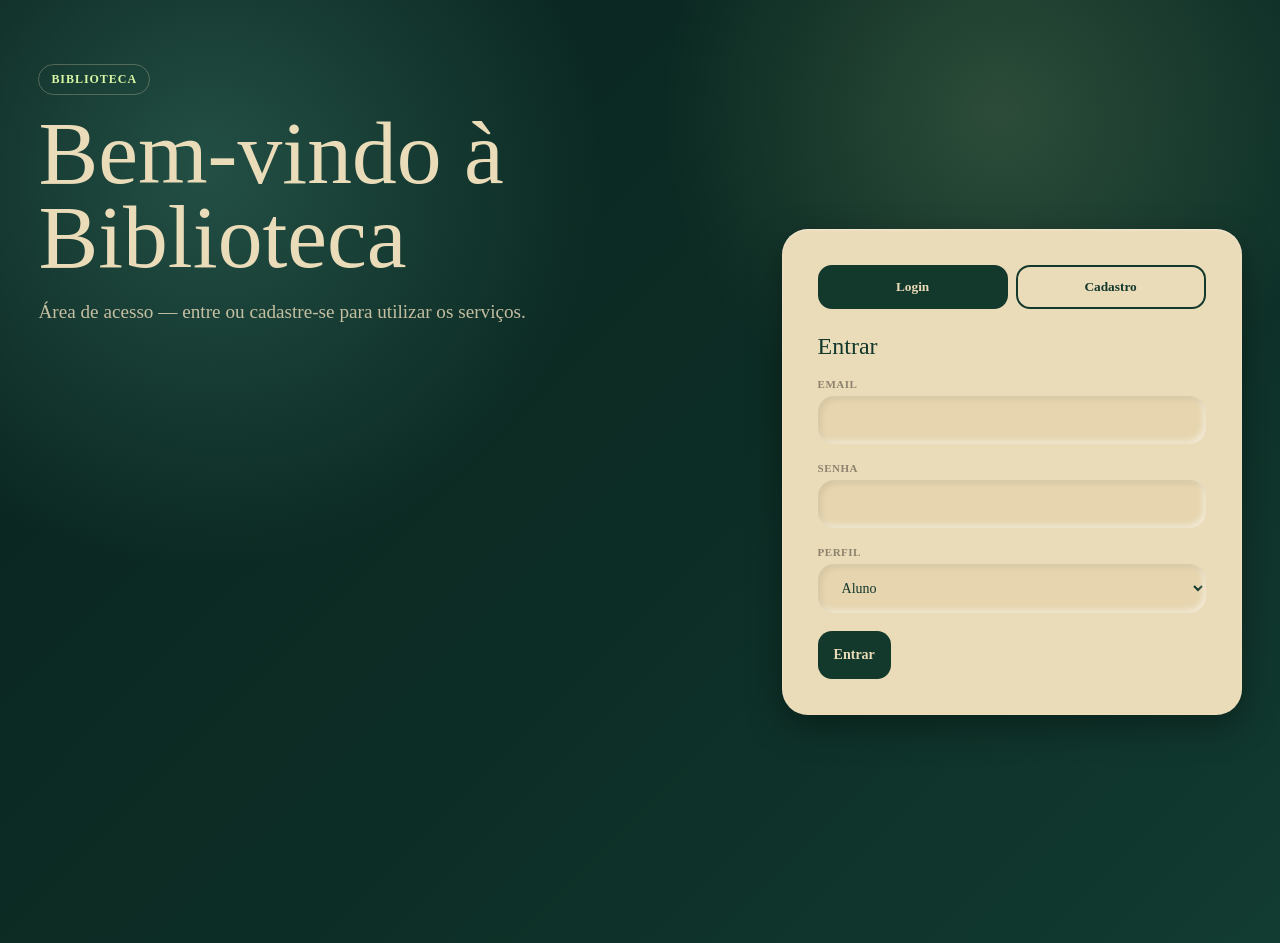
<file: biblioteca/src/main/resources/static/index.html>
<!DOCTYPE html>
<html lang="pt-BR">
<head>
    <meta charset="UTF-8">
    <meta http-equiv="refresh" content="0; url=./login.html">
    <title>Biblioteca</title>
</head>
<body>
    <script>
        window.location.href = "./login.html";
    </script>
</body>
</html>
</file>
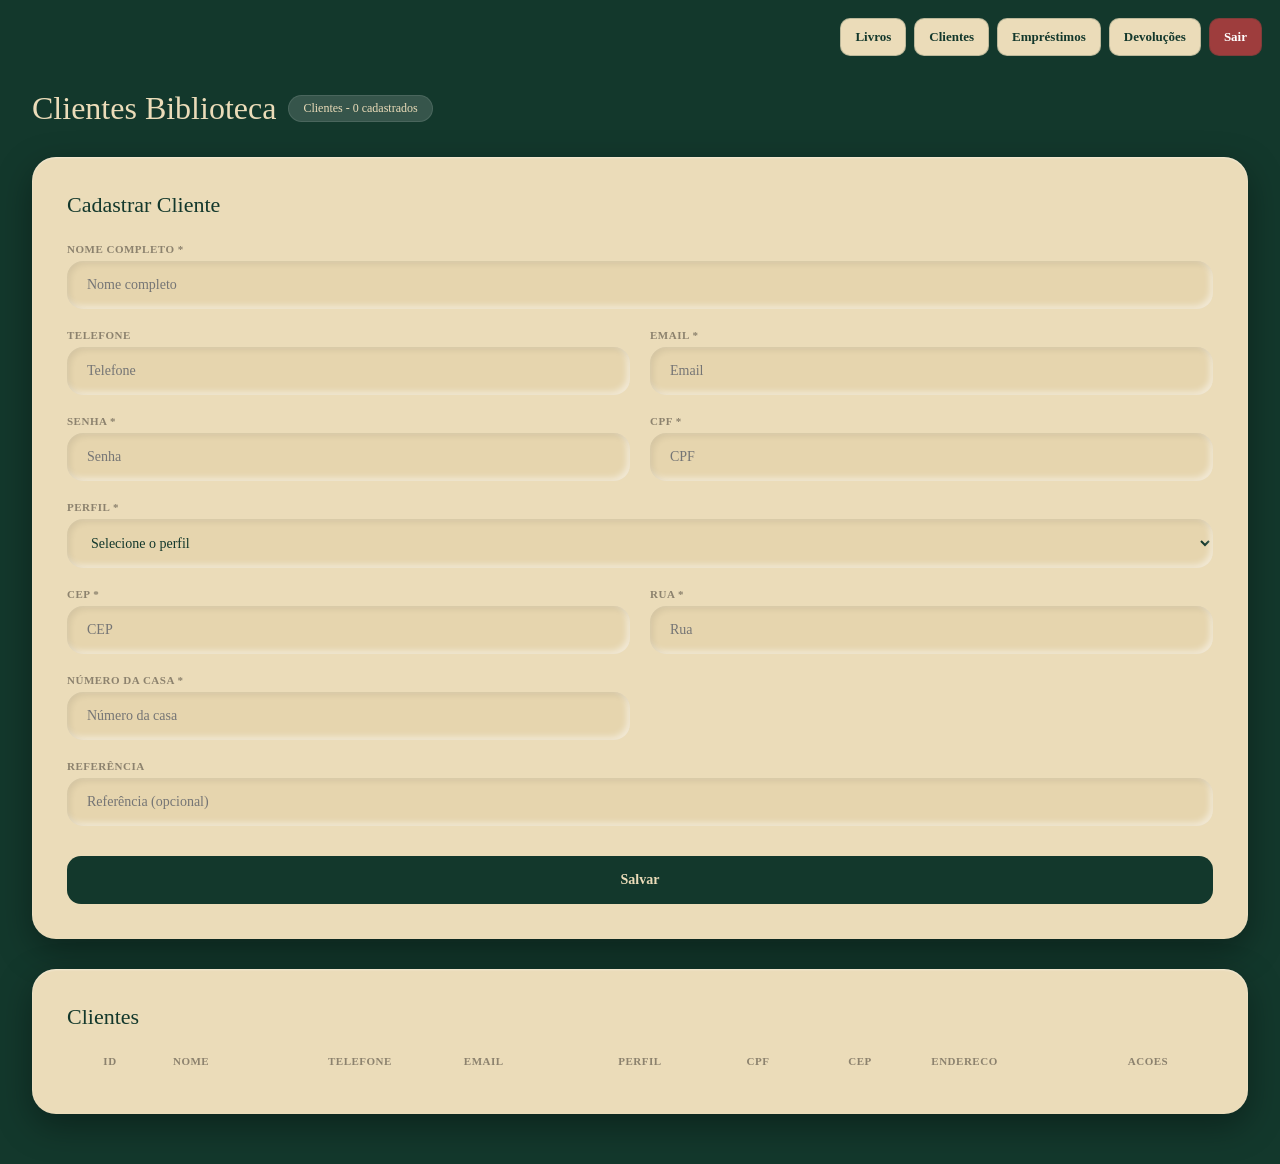
<file: biblioteca/src/main/resources/static/cliente.html>
<!DOCTYPE html>
<html lang="pt-BR">

<head>
    <meta charset="UTF-8">
    <meta name="viewport" content="width=device-width, initial-scale=1.0">
    <title>Clientes Biblioteca</title>
    <link rel="stylesheet" href="./css/cliente.css">
</head>

<body>

    <nav class="top-actions">
        <a href="./livros.html" class="nav-button">Livros</a>
        <a href="./cliente.html" class="nav-button">Clientes</a>
        <a href="./emprestimo.html" class="nav-button">Empréstimos</a>
        <a href="./devolucao.html" class="nav-button">Devoluções</a>
        <a href="./login.html" class="nav-button nav-danger">Sair</a>
        
    </nav>

    <main class="container">
        <!-- Cabecalho da pagina e contador de clientes cadastrados -->
        <div class="title-container">
            <h1 id="titulo-pagina">Clientes Biblioteca</h1>
            <span id="badge-total" class="badge">Clientes - 0 cadastrados</span>
        </div>

        <!-- Cartao exclusivo do aluno com foto e dados pessoais -->
        <section id="perfil-aluno-card" class="card hidden">
            <div class="profile-panel">
                <div id="perfil-aluno-avatar" class="profile-avatar">AL</div>
                <div>
                    <h2 id="perfil-aluno-nome">Meus dados</h2>
                    <p id="perfil-aluno-email">Atualize suas informacoes cadastrais.</p>
                </div>
            </div>
        </section>

        <!-- Formulario de cadastro e edicao de cliente -->
        <section id="form-cliente-card" class="card">
            <h2 id="titulo-form">Cadastrar Cliente</h2>
            <form id="form-cliente" class="form-grid">
                <input type="hidden" id="cliente-id">

                <div class="input-group full-width">
                    <label for="nome-completo">Nome completo *</label>
                    <input type="text" id="nome-completo" placeholder="Nome completo" required>
                </div>

                <div class="input-group">
                    <label for="telefone">Telefone</label>
                    <input type="text" id="telefone" placeholder="Telefone">
                </div>

                <div class="input-group">
                    <label for="email">Email *</label>
                    <input type="email" id="email" placeholder="Email" required>
                </div>

                <div class="input-group">
                    <label for="senha">Senha *</label>
                    <input type="password" id="senha" placeholder="Senha" required>
                </div>

                <div class="input-group">
                    <label for="cpf">CPF *</label>
                    <input type="text" id="cpf" placeholder="CPF" required>
                </div>

                <div class="input-group full-width">
                    <label for="perfil">Perfil *</label>
                    <select id="perfil" required>
                        <option value="">Selecione o perfil</option>
                        <option value="ALUNO">Aluno</option>
                        <option value="BIBLIOTECARIO">Bibliotecário</option>
                    </select>
                </div>

                <div class="input-group">
                    <label for="cep">CEP *</label>
                    <input type="text" id="cep" placeholder="CEP" required>
                </div>

                <div class="input-group">
                    <label for="rua">Rua *</label>
                    <input type="text" id="rua" placeholder="Rua" required>
                </div>

                <div class="input-group">
                    <label for="numero-casa">Número da casa *</label>
                    <input type="text" id="numero-casa" placeholder="Número da casa" required>
                </div>

                <div class="input-group full-width">
                    <label for="referencia">Referência</label>
                    <input type="text" id="referencia" placeholder="Referência (opcional)">
                </div>

                <div class="button-container full-width">
                    <button type="submit" id="btn-salvar" class="btn-save">Salvar</button>
                    <button type="button" id="btn-cancelar" class="btn-cancel" onclick="resetarFormulario()"
                        style="display: none;">Cancelar</button>
                </div>
            </form>
        </section>

        <!-- Tabela com os clientes vindos do backend -->
        <section id="lista-clientes-card" class="card">
            <h2>Clientes</h2>
            <div class="table-container">
                <table id="tabela-clientes" class="books-table">
                    <thead>
                        <tr>
                            <th class="text-center">ID</th>
                            <th class="text-left">NOME</th>
                            <th class="text-center">TELEFONE</th>
                            <th class="text-left">EMAIL</th>
                            <th class="text-center">PERFIL</th>
                            <th class="text-center">CPF</th>
                            <th class="text-center">CEP</th>
                            <th class="text-left">ENDERECO</th>
                            <th class="text-center">ACOES</th>
                        </tr>
                    </thead>
                    <tbody>
                    </tbody>
                </table>
            </div>
        </section>
    </main>

    <script src="./js/cliente.js"></script>
    <script src="./js/nav.js"></script>
</body>

</html>
</file>
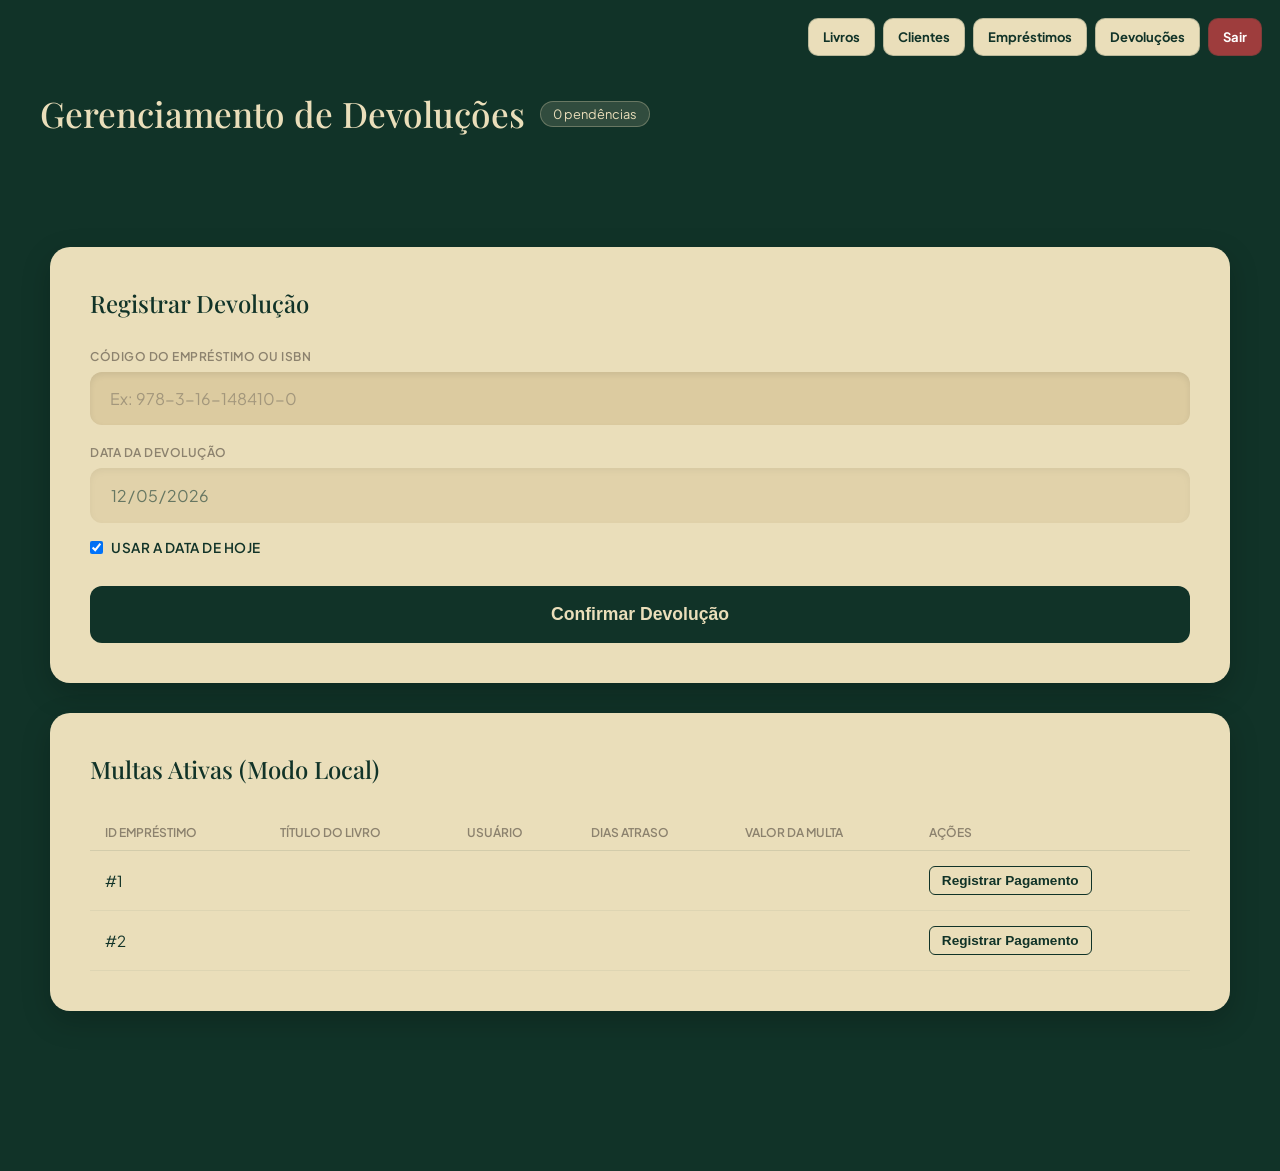
<file: biblioteca/src/main/resources/static/devolucao.html>
<!DOCTYPE html>
<html lang="pt-br">

<head>
    <meta charset="UTF-8">
    <meta name="viewport" content="width=device-width, initial-scale=1.0">
    <title>Devolução</title>
    <link rel="stylesheet" href="./css/devolucao.css">

</head>

<body>



    <nav class="top-actions">
        <a href="./livros.html" class="nav-button">Livros</a>
        <a href="./cliente.html" class="nav-button">Clientes</a>
        <a href="./emprestimo.html" class="nav-button">Empréstimos</a>
        <a href="./devolucao.html" class="nav-button">Devoluções</a>
        <a href="./login.html" class="nav-button nav-danger">Sair</a>
        
    </nav>




    <header class="cabecalho-sistema">
        <div class="titulo-container">
            <h1 class="titulo-principal">Gerenciamento de Devoluções</h1>
            <span class="badge-registros">0 pendências</span>
        </div>
        
    </header>
    
    
    <main class="container-principal">
        <section class="card-estilizado">
            <h2 class="card-titulo">Registrar Devolução</h2>

            <form id="form-devolucao">
                <div class="linha-form linha-unica">
                    <div class="grupo-input">
                        <label for="codigo-livro">CÓDIGO DO EMPRÉSTIMO OU ISBN</label>
                        <input type="text" id="codigo-livro" placeholder="Ex: 978-3-16-148410-0" required>
                    </div>
                </div>

                <div class="linha-form">
                    <div class="grupo-input">
                        <label for="data-devolucao">DATA DA DEVOLUÇÃO</label>
                        <input type="date" id="data-devolucao" required>
                    </div>
                    
                </div>

                <button type="submit" class="btn-acao-principal">Confirmar Devolução</button>
            </form>
        </section>

        <section class="card-estilizado">
            <h2 class="card-titulo">Multas Ativas (Modo Local)</h2>

            <div class="tabela-responsiva">
                <table class="tabela-dados">
                    <thead>
                        <tr>
                            <th>ID EMPRÉSTIMO</th>
                            <th>TÍTULO DO LIVRO</th>
                            <th>USUÁRIO</th>
                            <th>DIAS ATRASO</th>
                            <th>VALOR DA MULTA</th>
                            <th>AÇÕES</th>
                        </tr>
                    </thead>
                    <tbody>
                        <tr>
                            <td>#1</td>
                            <td></td>
                            <td></td>
                            <td></td>
                            <td class="valor-multa"></td>
                            <td><button class="btn-texto">Registrar Pagamento</button></td>
                        </tr>
                        <tr>
                            <td>#2</td>
                            <td></td>
                            <td></td>
                            <td></td>
                            <td class="valor-multa"></td>
                            <td><button class="btn-texto">Registrar Pagamento</button></td>
                        </tr>
                    </tbody>
                </table>
            </div>
        </section>
    </main>

    <script src="./js/devolucao.js"></script>
</body>

</html>
</file>
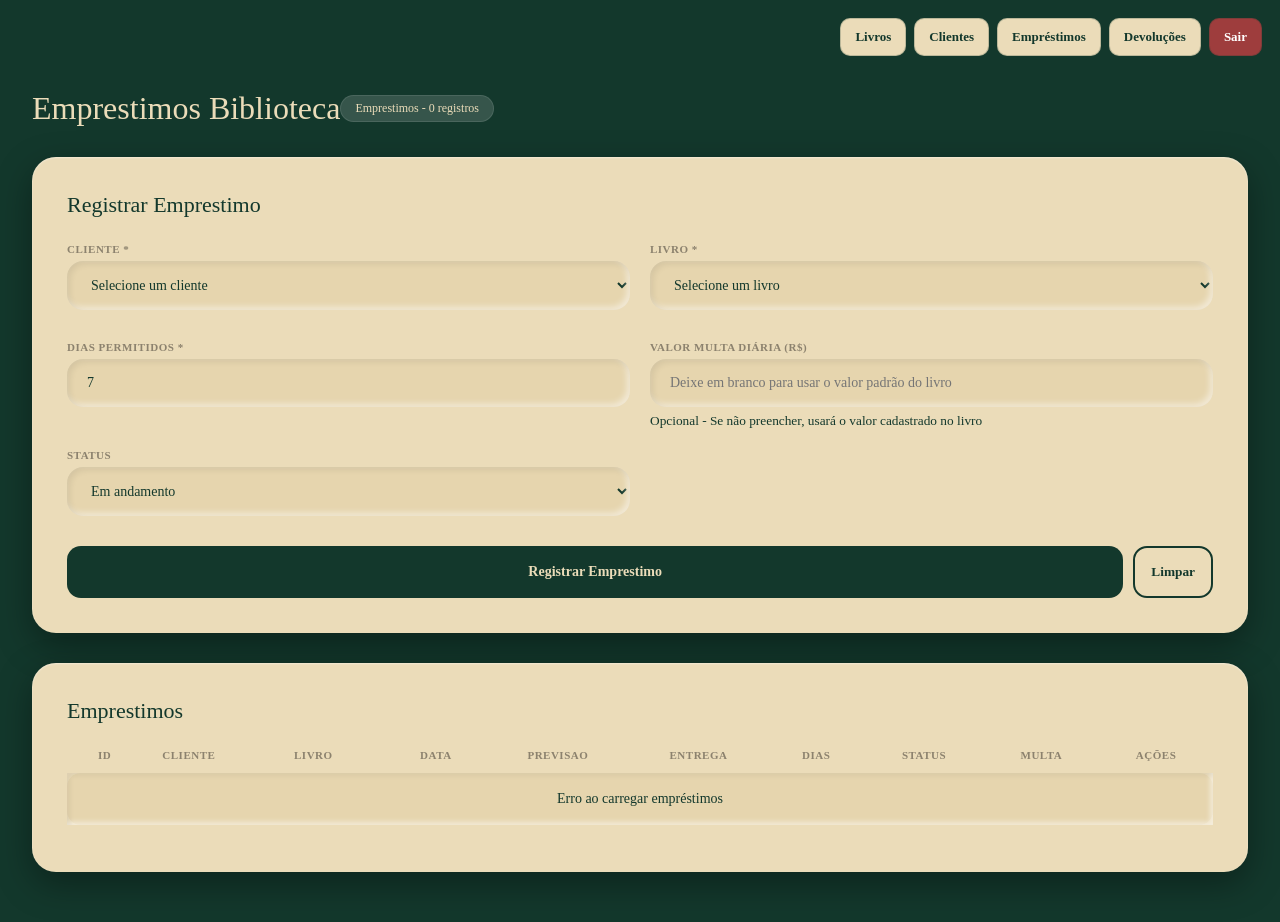
<file: biblioteca/src/main/resources/static/emprestimo.html>
<!DOCTYPE html>
<html lang="pt-BR">

<head>
    <meta charset="UTF-8">
    <meta name="viewport" content="width=device-width, initial-scale=1.0">
    <title>Emprestimos Biblioteca</title>
    <link rel="stylesheet" href="./css/emprestimo.css">
</head>

<body>

    <main class="container">
        <!-- Cabecalho da pagina e contador de emprestimos -->
        <div class="title-container">
            <h1 id="titulo-pagina">Emprestimos Biblioteca</h1>
            <span id="badge-total" class="badge">Emprestimos - 0 registros</span>
        </div>

        <nav class="top-actions">
            <a href="./livros.html" class="nav-button">Livros</a>
            <a href="./cliente.html" class="nav-button">Clientes</a>
            <a href="./emprestimo.html" class="nav-button">Empréstimos</a>
            <a href="./devolucao.html" class="nav-button">Devoluções</a>
            <a href="./login.html" class="nav-button nav-danger">Sair</a>
            
        </nav>

        <!-- Formulario de registro de emprestimo -->
        <section class="card">
            <h2 id="titulo-form">Registrar Emprestimo</h2>
            <form id="form-emprestimo" class="form-grid">
                <div class="input-group">
                    <label for="cliente">Cliente *</label>
                    <select id="cliente" required>
                        <option value="">Selecione um cliente</option>
                    </select>
                </div>

                <div class="input-group">
                    <label for="livro">Livro *</label>
                    <select id="livro" required>
                        <option value="">Selecione um livro</option>
                    </select>
                    <small id="livro-disponivel" style="display: block; margin-top: 5px;"></small>
                </div>

                <div class="input-group">
                    <label for="diasPermitidos">Dias permitidos *</label>
                    <input type="number" id="diasPermitidos" placeholder="Dias permitidos" required min="1" value="7">
                </div>

                <div class="input-group">
                    <label for="multaDiaria">Valor Multa Diária (R$)</label>
                    <input type="number" id="multaDiaria" name="multaDiaria" step="0.01" min="0"
                        placeholder="Deixe em branco para usar o valor padrão do livro">
                    <small>Opcional - Se não preencher, usará o valor cadastrado no livro</small>
                </div>

                <div class="input-group">
                    <label for="status">Status</label>
                    <select id="status">
                        <option value="EM_ANDAMENTO">Em andamento</option>
                        <option value="PENDENTE">Reserva pendente</option>
                    </select>
                </div>

                <div class="button-container full-width">
                    <button type="submit" id="btn-salvar" class="btn-save">Registrar Emprestimo</button>
                    <button type="button" id="btn-limpar" class="btn-cancel"
                        onclick="resetarFormulario()">Limpar</button>
                </div>
            </form>
        </section>

        <!-- Tabela com os emprestimos registrados -->
        <section class="card">
            <h2>Emprestimos</h2>
            <div class="table-container">
                <table id="tabela-emprestimos" class="books-table">
                    <thead>
                        <tr>
                            <th class="text-center">ID</th>
                            <th class="text-left">CLIENTE</th>
                            <th class="text-left">LIVRO</th>
                            <th class="text-center">DATA</th>
                            <th class="text-center">PREVISAO</th>
                            <th class="text-center">ENTREGA</th>
                            <th class="text-center">DIAS</th>
                            <th class="text-center">STATUS</th>
                            <th class="text-center">MULTA</th>
                            <th class="text-center">AÇÕES</th>
                        </tr>
                    </thead>
                    <tbody id="tabela-emprestimos-body">
                        <tr>
                            <td colspan="10" class="text-center">Carregando...</td>
                        </tr>
                    </tbody>
                </table>
            </div>
        </section>
    </main>

    <script src="./js/emprestimo.js"></script>
</body>

</html>
</file>
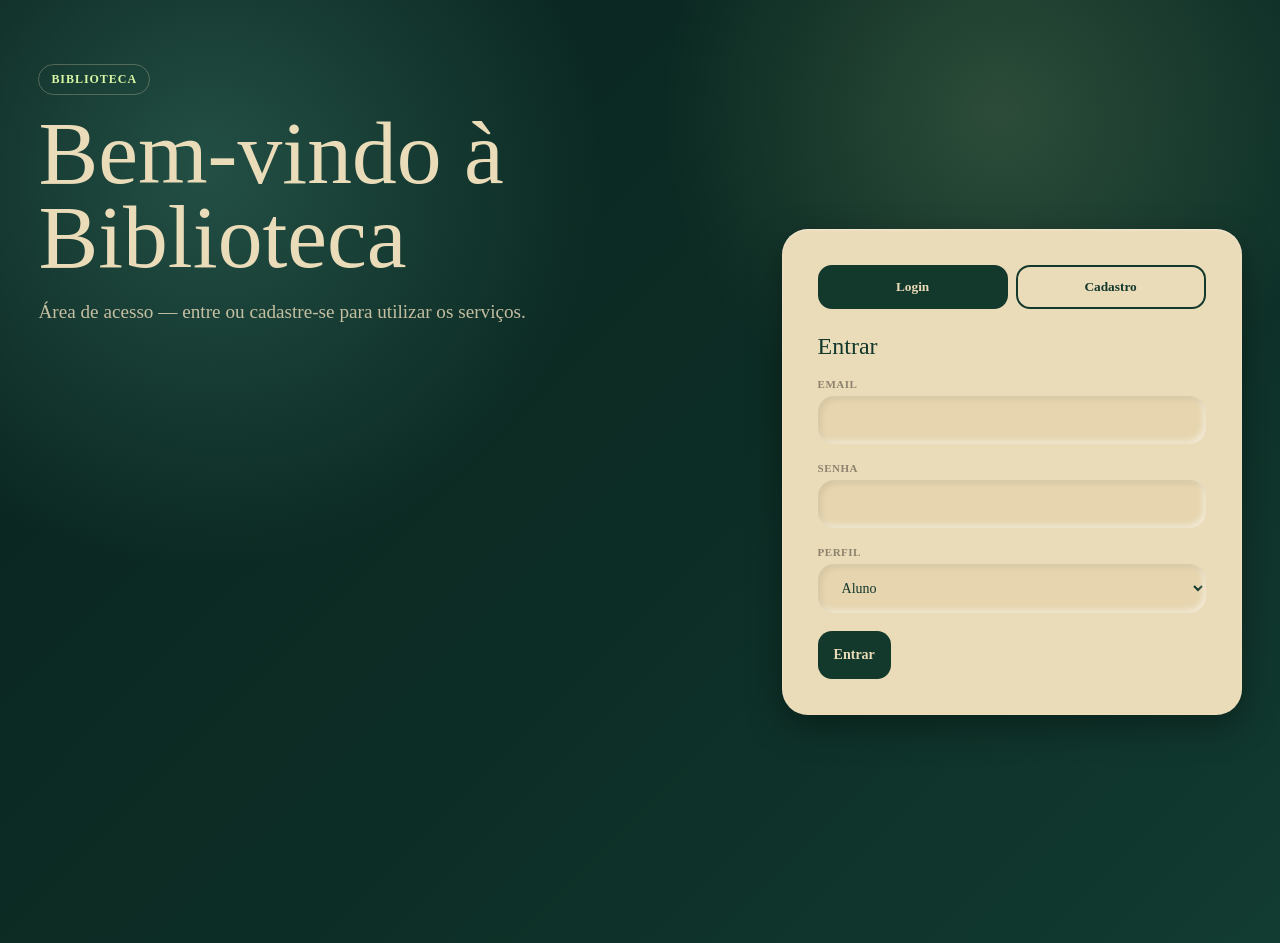
<file: biblioteca/src/main/resources/static/login.html>
<!DOCTYPE html>
<html lang="pt-BR">
<head>
    <meta charset="UTF-8">
    <meta name="viewport" content="width=device-width, initial-scale=1.0">
    <title>Login - Biblioteca</title>
    <link rel="stylesheet" href="./css/login.css">
</head>
<body>

   
    <main class="login-page">
        <section class="login-hero" aria-hidden="true">
            <div class="hero-copy">
                <div class="hero-kicker">Biblioteca</div>
                <h1>Bem-vindo à Biblioteca</h1>
                <p>Área de acesso — entre ou cadastre-se para utilizar os serviços.</p>
            </div>
            <div class="library-art" aria-hidden="true"></div>
        </section>

        <section class="auth-card">
            <div class="tab-group">
                <button id="tab-login" class="tab-button active" type="button" onclick="mostrarAba('login')">Login</button>
                <button id="tab-cadastro" class="tab-button" type="button" onclick="mostrarAba('cadastro')">Cadastro</button>
            </div>

            <form id="form-login" class="auth-form">
                <h2>Entrar</h2>
                <div class="input-group">
                    <label for="login-email">Email</label>
                    <input type="email" id="login-email" required>
                </div>
                <div class="input-group">
                    <label for="login-senha">Senha</label>
                    <input type="password" id="login-senha" required>
                </div>
                <div class="input-group">
                    <label for="login-perfil">Perfil</label>
                    <select id="login-perfil">
                        <option value="ALUNO">Aluno</option>
                        <option value="BIBLIOTECARIO">Bibliotecário</option>
                    </select>
                </div>
                <div id="grupo-modulo-bibliotecario" class="input-group hidden">
                    <label for="login-modulo">Módulo (bibliotecário)</label>
                    <select id="login-modulo">
                        <option value="cliente.html">Clientes (Dashboard)</option>
                        <option value="livros.html">Livros (Gerenciar acervo)</option>
                    </select>
                </div>
                <div class="button-container">
                    <button type="submit" class="btn-save">Entrar</button>
                </div>
            </form>

            <form id="form-cadastro" class="auth-form hidden">
                <h2>Cadastrar</h2>
                <div class="input-group">
                    <label for="cadastro-nome">Nome completo</label>
                    <input type="text" id="cadastro-nome" required>
                </div>
                <div class="input-group">
                    <label for="cadastro-email">Email</label>
                    <input type="email" id="cadastro-email" required>
                </div>
                <div class="input-group">
                    <label for="cadastro-cpf">CPF</label>
                    <input type="text" id="cadastro-cpf" required placeholder="000.000.000-00">
                </div>
                <div class="input-group">
                    <label for="cadastro-whatsapp">WhatsApp</label>
                    <input type="text" id="cadastro-whatsapp">
                </div>
                <div class="input-group">
                    <label for="cadastro-instituicao">Instituição</label>
                    <input type="text" id="cadastro-instituicao">
                </div>
                <div class="input-group">
                    <label for="cadastro-senha">Senha</label>
                    <input type="password" id="cadastro-senha" required>
                </div>
                <div class="input-group">
                    <label for="cadastro-perfil">Perfil</label>
                    <select id="cadastro-perfil">
                        <option value="ALUNO">Aluno</option>
                        <option value="BIBLIOTECARIO">Bibliotecário</option>
                    </select>
                </div>
                <div id="grupo-codigo-bibliotecario" class="input-group hidden">
                    <label for="codigo-bibliotecario">Código bibliotecário</label>
                    <input type="text" id="codigo-bibliotecario">
                </div>


                <button type="submit" class="btn-save">Cadastrar</button>
            </form>
        </section>
    </main>

    <script src="./js/login-ui.js"></script>
    <script src="./js/login.js"></script>
    <script src="./js/nav.js"></script>
</body>
</html>
</file>
<file: biblioteca/src/main/resources/static/css/cliente.css>
/* Variaveis de cores seguindo o mesmo visual da tela de livros. */
:root {
    --bg-main: #13382c;
    --bg-card: #ebdcb9;
    --bg-input: #e6d5ae;
    --text-dark: #13382c;
    --text-muted: #8c826e;
    --color-danger: #9e3d3d;
    --color-edit: #556b2f;
}

/* Reset basico para padronizar espacamento e caixa dos elementos. */
* {
    margin: 0;
    padding: 0;
    box-sizing: border-box;
    font-family: 'Segoe UI', serif, sans-serif;
}

/* Estrutura geral da pagina. */
body {
    background-color: var(--bg-main);
    color: var(--text-dark);
    min-height: 100vh;
    padding-bottom: 50px;
}

.container {
    width: 95%;
    max-width: 1400px;
    margin: 0 auto;
    padding-top: 90px;
    display: flex;
    flex-direction: column;
    gap: 30px;
}

.hidden {
    display: none;
}

/* Botoes agrupados no topo direito para navegacao do bibliotecario. */
.top-actions {
    position: fixed;
    top: 18px;
    right: 18px;
    z-index: 10;
    display: flex;
    gap: 8px;
    flex-wrap: wrap;
    justify-content: flex-end;
}

.top-actions {
    position: fixed;
    top: 18px;
    right: 18px;
    z-index: 10;
    display: flex;
    gap: 8px;
    flex-wrap: wrap;
    justify-content: flex-end;
}



.nav-button {
    background-color: var(--bg-card);
    color: var(--text-dark);
    border: 1px solid rgba(19, 56, 44, 0.22);
    padding: 10px 14px;
    border-radius: 10px;
    font-size: 13px;
    font-weight: bold;
    text-decoration: none;
    cursor: pointer;
    align-items: center;
}

.nav-danger {
    background-color: var(--color-danger);
    color: #fff;
}

/* Sino de reservas pendentes exibido somente para o bibliotecario. */
.notification-button {
    position: relative;
    min-width: 42px;
    height: 42px;
    border: 1px solid rgba(19, 56, 44, 0.22);
    border-radius: 10px;
    background-color: var(--bg-card);
    color: var(--text-dark);
    cursor: pointer;
    font-size: 18px;
    font-weight: bold;
    box-shadow: 0 5px 14px rgba(0, 0, 0, 0.16);
}

.notification-count {
    position: absolute;
    top: -7px;
    right: -7px;
    min-width: 20px;
    height: 20px;
    padding: 0 6px;
    border-radius: 999px;
    background-color: var(--color-danger);
    color: #fff;
    display: inline-flex;
    align-items: center;
    justify-content: center;
    font-size: 11px;
}

.user-chip {
    display: flex;
    align-items: center;
    gap: 8px;
    background-color: var(--bg-card);
    color: var(--text-dark);
    border-radius: 12px;
    padding: 7px 10px;
    box-shadow: 0 5px 14px rgba(0, 0, 0, 0.18);
}

.user-chip img,
.user-avatar {
    width: 34px;
    height: 34px;
    border-radius: 50%;
    object-fit: cover;
}

.user-avatar {
    display: inline-flex;
    align-items: center;
    justify-content: center;
    background-color: var(--text-dark);
    color: var(--bg-card);
    font-size: 12px;
    font-weight: bold;
}

.user-chip strong,
.user-chip small {
    display: block;
    line-height: 1.1;
}

.user-chip strong {
    font-size: 12px;
}

.user-chip small {
    font-size: 10px;
    color: var(--text-muted);
}

/* Cabecalho da pagina e contador de registros. */
.title-container {
    display: flex;
    align-items: center;
    gap: 12px;
    flex-wrap: wrap;
    color: #ebdcb9;
}

.title-container h1 {
    font-family: 'Georgia', serif;
    font-size: 32px;
    font-weight: normal;
}

.badge {
    background-color: rgba(255, 255, 255, 0.15);
    color: #ebdcb9;
    padding: 5px 14px;
    border-radius: 15px;
    font-size: 12px;
    border: 1px solid rgba(255, 255, 255, 0.1);
}

.btn-voltar {
    color: #ebdcb9;
    text-decoration: none;
    font-size: 14px;
    border: 1px solid #ebdcb9;
    padding: 6px 12px;
    border-radius: 8px;
    transition: 0.2s;
}

.btn-voltar:hover {
    background-color: rgba(255,255,255,0.1);
}

/* Cartoes usados no formulario e na tabela. */
.card {
    background-color: var(--bg-card);
    border-radius: 24px;
    padding: 35px;
    box-shadow: 0 12px 35px rgba(0, 0, 0, 0.35), inset 0 1px 2px rgba(255, 255, 255, 0.4);
}

.card h2 {
    font-family: 'Georgia', serif;
    font-size: 22px;
    color: var(--text-dark);
    margin-bottom: 25px;
    font-weight: normal;
}

.profile-panel {
    display: flex;
    align-items: center;
    gap: 18px;
}

.profile-avatar {
    width: 86px;
    height: 86px;
    border-radius: 50%;
    background-color: var(--text-dark);
    color: var(--bg-card);
    display: flex;
    align-items: center;
    justify-content: center;
    font-size: 22px;
    font-weight: bold;
    overflow: hidden;
    flex: 0 0 auto;
}

.profile-avatar img {
    width: 100%;
    height: 100%;
    object-fit: cover;
}

.profile-panel p {
    margin-top: 4px;
    color: var(--text-muted);
}

/* Grade do formulario de cliente. */
.form-grid {
    display: grid;
    grid-template-columns: 1fr 1fr;
    gap: 20px;
}

.full-width {
    grid-column: span 2;
}

/* Campos de entrada do formulario. */
.input-group {
    display: flex;
    flex-direction: column;
    gap: 6px;
}

.input-group label {
    font-size: 11px;
    color: var(--text-muted);
    font-weight: 600;
    text-transform: uppercase;
    letter-spacing: 0.5px;
}

.input-group input {
    background-color: var(--bg-input);
    border: none;
    outline: none;
    padding: 16px 20px;
    border-radius: 16px;
    color: var(--text-dark);
    font-size: 14px;
    width: 100%;
    box-shadow: inset 3px 3px 6px rgba(0, 0, 0, 0.08), inset -3px -3px 6px rgba(255, 255, 255, 0.5);
}

/* Botoes principais do formulario. */
.button-container { display: flex; gap: 10px; margin-top: 10px; }
.btn-save { background-color: var(--text-dark); color: var(--bg-card); border: none; padding: 16px; border-radius: 14px; font-size: 14px; font-weight: bold; cursor: pointer; flex: 1; transition: 0.2s ease; }
.btn-save:hover { background-color: #1a4d3d; }
.btn-cancel { background-color: transparent; border: 2px solid var(--text-dark); color: var(--text-dark); padding: 16px; border-radius: 14px; font-weight: bold; cursor: pointer; transition: 0.2s; }

/* Tabela de clientes, reaproveitando a mesma linguagem visual de livros. */
.table-container { width: 100%; overflow-x: auto; }
.books-table { width: 100%; border-collapse: separate; border-spacing: 0 12px; margin-top: -12px; }
.books-table th { font-size: 11px; color: var(--text-muted); font-weight: bold; padding: 0 20px; letter-spacing: 0.5px; }
.books-table tbody tr { background-color: var(--bg-input); box-shadow: inset 3px 3px 5px rgba(0, 0, 0, 0.06), inset -3px -3px 5px rgba(255, 255, 255, 0.5); }
.books-table td { padding: 18px 20px; font-size: 14px; color: var(--text-dark); }
.books-table tbody tr td:first-child { border-top-left-radius: 14px; border-bottom-left-radius: 14px; }
.books-table tbody tr td:last-child { border-top-right-radius: 14px; border-bottom-right-radius: 14px; }

.text-center { text-align: center; }
.text-left { text-align: left; }
.bold { font-weight: bold; }
.font-serif { font-family: 'Georgia', serif; }

/* Botoes de acao por linha da tabela. */
.action-buttons { display: flex; gap: 8px; justify-content: center; }
.btn-action { padding: 6px 12px; border: none; border-radius: 6px; font-size: 12px; font-weight: bold; color: #fff; cursor: pointer; transition: 0.2s; }
.btn-edit { background-color: var(--color-edit); }
.btn-edit:hover { background-color: #3f5022; }
.btn-delete { background-color: var(--color-danger); }
.btn-delete:hover { background-color: #7a2f2f; }

/* Estilos para o select de perfil */
select {
    background-color: var(--bg-input);
    border: none;
    outline: none;
    padding: 16px 20px;
    border-radius: 16px;
    color: var(--text-dark);
    font-size: 14px;
    width: 100%;
    box-shadow: inset 3px 3px 6px rgba(0, 0, 0, 0.08), inset -3px -3px 6px rgba(255, 255, 255, 0.5);
    cursor: pointer;
}

select option {
    background-color: var(--bg-card);
    color: var(--text-dark);
}

.profile-panel {
    display: flex;
    align-items: center;
    gap: 20px;
    flex-wrap: wrap;
}

.profile-avatar {
    width: 80px;
    height: 80px;
    border-radius: 50%;
    background-color: var(--text-dark);
    color: var(--bg-card);
    display: flex;
    align-items: center;
    justify-content: center;
    font-size: 32px;
    font-weight: bold;
    overflow: hidden;
}

.profile-avatar img {
    width: 100%;
    height: 100%;
    object-fit: cover;
}




/* Ajustes responsivos para telas menores. */
@media (max-width: 768px) {
    .form-grid { grid-template-columns: 1fr; }
    .full-width { grid-column: span 1; }
}
</file>
<file: biblioteca/src/main/resources/static/css/devolucao.css>
/* Importação das Fontes (Serifada para títulos, Sans-serif para textos) */
@import url('https://fonts.googleapis.com/css2?family=Playfair+Display:wght@400;500;600&family=Plus+Jakarta+Sans:wght@400;500;600&display=swap');

/* Reset Básico */
* {
    margin: 0;
    padding: 0;
    box-sizing: border-box;
}

:root {
    --bg-main: #113328;
    --bg-card: #eadeba;
    --bg-input: #dccba0;
    --text-dark: #113328;
    --text-muted: #8c826e;
    --color-danger: #9e3d3d;
    --color-edit: #556b2f;
}

body {
    background-color: var(--bg-main);
    font-family: 'Plus Jakarta Sans', sans-serif;
    color: var(--text-dark);
    min-height: 100vh;
    padding-bottom: 50px;
}

.container-principal {
    max-width: 1200px;
    margin: 0 auto;

    padding: 80px 10px; /* Espaço para o menu fixo */
}

/* ================= MENU FIXO (copiado do livros.css) ================= */
.top-actions {
    position: fixed;
    top: 18px;
    right: 18px;
    z-index: 1000;
    display: flex;
    gap: 8px;
    flex-wrap: wrap;
    justify-content: flex-end;
}

.nav-button {
    background-color: var(--bg-card);
    color: var(--text-dark);
    border: 1px solid rgba(19, 56, 44, 0.22);
    padding: 10px 14px;
    border-radius: 10px;
    font-size: 13px;
    font-weight: bold;
    text-decoration: none;
    cursor: pointer;
    transition: all 0.2s ease;
}

.nav-button:hover {
    background-color: var(--text-dark);
    color: var(--bg-card);
}

.nav-danger {
    background-color: var(--color-danger);
    color: #fff;
}

.nav-danger:hover {
    background-color: #7a2f2f;
    color: #fff;
}

/* ================= HEADER ================= */

.cabecalho-sistema {
    max-width: 1200px;
    margin: 0 auto 30px auto;
    display: flex;
    justify-content: space-between;
    align-items: center;
    padding-top: 90px;
}

.titulo-container {
    display: flex;
    align-items: center;
    gap: 15px;
}

.titulo-principal {
    font-family: 'Playfair Display', serif;
    color: var(--bg-card);
    font-size: 2.2rem;
    font-weight: 500;
}

.badge-registros {
    background-color: rgba(234, 222, 186, 0.15);
    color: var(--bg-card);
    padding: 4px 12px;
    border-radius: 20px;
    font-size: 0.8rem;
    border: 1px solid rgba(234, 222, 186, 0.3);
}

.btn-voltar {
    background-color: transparent;
    color: var(--bg-card);
    border: 1px solid var(--bg-card);
    padding: 8px 16px;
    border-radius: 6px;
    cursor: pointer;
    font-family: 'Plus Jakarta Sans', sans-serif;
    font-size: 0.9rem;
    transition: all 0.3s ease;
}

.btn-voltar:hover {
    background-color: var(--bg-card);
    color: var(--bg-main);
}

/* ================= CARDS (BEGE) ================= */
.card-estilizado {
    background-color: var(--bg-card);
    border-radius: 20px;
    padding: 40px;
    margin-bottom: 30px;
    box-shadow: 0 10px 30px rgba(0, 0, 0, 0.2);
}

.card-titulo {
    font-family: 'Playfair Display', serif;
    color: var(--text-dark);
    font-size: 1.5rem;
    font-weight: 500;
    margin-bottom: 30px;
}

/* ================= FORMULÁRIO ================= */
.linha-form {
    display: flex;
    flex-direction: row;
    gap: 20px;
    margin-bottom: 20px;
}

.linha-unica {
    grid-template-columns: 1fr;
}

.grupo-input {
    display: flex;
    flex-direction: column;
    gap: 8px;
    width: 100%;
}

.grupo-input label {
    font-size: 0.75rem;
    font-weight: 600;
    color: var(--text-muted);
    text-transform: uppercase;
    letter-spacing: 0.5px;
}

.grupo-input input,
.grupo-input select {
    background-color: var(--bg-input);
    border: none;
    border-radius: 12px;
    padding: 16px 20px;
    font-size: 1rem;
    color: var(--text-dark);
    font-family: 'Plus Jakarta Sans', sans-serif;
    box-shadow: inset 0px 3px 6px rgba(0, 0, 0, 0.08);
    outline: none;
}

.grupo-input input::placeholder {
    color: #a3977c;
}

.btn-acao-principal {
    background-color: var(--text-dark);
    color: var(--bg-card);
    border: none;
    width: 100%;
    padding: 18px;
    border-radius: 12px;
    font-size: 1.1rem;
    font-weight: 600;
    cursor: pointer;
    margin-top: 10px;
    transition: background-color 0.3s;
}

.btn-acao-principal:hover {
    background-color: #1b4d3d;
}

/* ================= TABELA DE MULTAS ================= */
.tabela-responsiva {
    overflow-x: auto;
}

.tabela-dados {
    width: 100%;
    border-collapse: collapse;
    text-align: left;
}

.tabela-dados th {
    font-size: 0.75rem;
    color: var(--text-muted);
    font-weight: 600;
    text-transform: uppercase;
    padding: 10px 15px;
    border-bottom: 1px solid rgba(17, 51, 40, 0.1);
}

.tabela-dados td {
    padding: 15px;
    font-size: 0.95rem;
    color: var(--text-dark);
    border-bottom: 1px solid rgba(17, 51, 40, 0.05);
}

.valor-multa {
    color: var(--color-danger);
    font-weight: 600;
}

.btn-texto {
    background-color: transparent;
    color: var(--text-dark);
    border: 1px solid var(--text-dark);
    padding: 6px 12px;
    border-radius: 6px;
    cursor: pointer;
    font-size: 0.85rem;
    font-weight: 600;
    transition: all 0.2s;
}

.btn-texto:hover {
    background-color: var(--text-dark);
    color: var(--bg-card);
}

/* ================= RESPONSIVIDADE ================= */
@media (max-width: 768px) {
    .linha-form {
        flex-direction: column;
    }
    
    .cabecalho-sistema {
        flex-direction: column;
        gap: 20px;
        text-align: center;
    }
    
    .titulo-container {
        flex-direction: column;
    }
    
    .card-estilizado {
        padding: 25px;
    }
    
    .container-principal {
        padding-top: 100px;
    }
    
    .top-actions {
        top: 10px;
        right: 10px;
        gap: 5px;
    }
    
    .nav-button {
        padding: 6px 10px;
        font-size: 11px;
    }
    
    /* Tabela responsiva */
    .tabela-dados th,
    .tabela-dados td {
        padding: 10px 8px;
        font-size: 0.8rem;
    }
    
    .btn-texto {
        padding: 4px 8px;
        font-size: 0.7rem;
    }
}

@media (max-width: 480px) {
    .tabela-dados {
        font-size: 0.7rem;
    }
    
    .tabela-dados th,
    .tabela-dados td {
        padding: 8px 4px;
    }
    
    .btn-texto {
        white-space: nowrap;
    }
}
</file>
<file: biblioteca/src/main/resources/static/css/emprestimo.css>
:root {
    --bg-main: #13382c;
    --bg-card: #ebdcb9;
    --bg-input: #e6d5ae;
    --text-dark: #13382c;
    --text-muted: #8c826e;
    --color-danger: #9e3d3d;
    --color-edit: #556b2f;
}

* {
    margin: 0;
    padding: 0;
    box-sizing: border-box;
    font-family: 'Segoe UI', serif, sans-serif;
}

body {
    background-color: var(--bg-main);
    color: var(--text-dark);
    min-height: 100vh;
    padding-bottom: 50px;
}

.top-actions {
    position: fixed;
    top: 18px;
    right: 18px;
    z-index: 10;
    display: flex;
    gap: 8px;
    flex-wrap: wrap;
    justify-content: flex-end;
}

.nav-button {
    background-color: var(--bg-card);
    color: var(--text-dark);
    border: 1px solid rgba(19, 56, 44, 0.22);
    padding: 10px 14px;
    border-radius: 10px;
    font-size: 13px;
    font-weight: bold;
    text-decoration: none;
    cursor: pointer;
}

.nav-danger {
    background-color: var(--color-danger);
    color: #fff;
}


.container {
    width: 95%;
    max-width: 1400px;
    margin: 0 auto;
    padding-top: 90px;
    display: flex;
    flex-direction: column;
    gap: 30px;
}

.title-container {
    display: flex;
    align-items: center;
    color: #ebdcb9;
}

.title-container h1 {
    font-family: 'Georgia', serif;
    font-size: 32px;
    font-weight: normal;
}

.badge {
    background-color: rgba(255, 255, 255, 0.15);
    color: #ebdcb9;
    padding: 5px 14px;
    border-radius: 15px;
    font-size: 12px;
    border: 1px solid rgba(255, 255, 255, 0.1);
}

.card {
    background-color: var(--bg-card);
    border-radius: 24px;
    padding: 35px;
    box-shadow: 0 12px 35px rgba(0, 0, 0, 0.35), inset 0 1px 2px rgba(255, 255, 255, 0.4);
}

.card h2 {
    font-family: 'Georgia', serif;
    font-size: 22px;
    color: var(--text-dark);
    margin-bottom: 25px;
    font-weight: normal;
}

.form-grid {
    display: grid;
    grid-template-columns: 1fr 1fr;
    gap: 20px;
}

.full-width {
    grid-column: span 2;
}

.input-group {
    display: flex;
    flex-direction: column;
    gap: 6px;
}

.input-group label {
    font-size: 11px;
    color: var(--text-muted);
    font-weight: 600;
    text-transform: uppercase;
    letter-spacing: 0.5px;
}

.input-group input,
.input-group select {
    background-color: var(--bg-input);
    border: none;
    outline: none;
    padding: 16px 20px;
    border-radius: 16px;
    color: var(--text-dark);
    font-size: 14px;
    width: 100%;
    box-shadow: inset 3px 3px 6px rgba(0, 0, 0, 0.08), inset -3px -3px 6px rgba(255, 255, 255, 0.5);
}

.button-container { display: flex; gap: 10px; margin-top: 10px; }
.btn-save { background-color: var(--text-dark); color: var(--bg-card); border: none; padding: 16px; border-radius: 14px; font-size: 14px; font-weight: bold; cursor: pointer; flex: 1; transition: 0.2s ease; }
.btn-save:hover { background-color: #1a4d3d; }
.btn-cancel { background-color: transparent; border: 2px solid var(--text-dark); color: var(--text-dark); padding: 16px; border-radius: 14px; font-weight: bold; cursor: pointer; transition: 0.2s; }

.table-container { width: 100%; overflow-x: auto; }
.books-table { width: 100%; border-collapse: separate; border-spacing: 0 12px; margin-top: -12px; }
.books-table th { font-size: 11px; color: var(--text-muted); font-weight: bold; padding: 0 20px; letter-spacing: 0.5px; }
.books-table tbody tr { background-color: var(--bg-input); box-shadow: inset 3px 3px 5px rgba(0, 0, 0, 0.06), inset -3px -3px 5px rgba(255, 255, 255, 0.5); }
.books-table td { padding: 18px 20px; font-size: 14px; color: var(--text-dark); }
.books-table tbody tr td:first-child { border-top-left-radius: 14px; border-bottom-left-radius: 14px; }
.books-table tbody tr td:last-child { border-top-right-radius: 14px; border-bottom-right-radius: 14px; }

.text-center { text-align: center; }
.text-left { text-align: left; }
.bold { font-weight: bold; }
.font-serif { font-family: 'Georgia', serif; }

.action-buttons { display: flex; gap: 8px; justify-content: center; }
.btn-action { padding: 6px 12px; border: none; border-radius: 6px; font-size: 12px; font-weight: bold; color: #fff; cursor: pointer; transition: 0.2s; }
.btn-action:disabled { cursor: not-allowed; opacity: 0.45; }
.btn-edit { background-color: var(--color-edit); }
.btn-edit:hover { background-color: #3f5022; }
.btn-delete { background-color: var(--color-danger); }
.btn-delete:hover { background-color: #7a2f2f; }

@media (max-width: 768px) {
    .form-grid { grid-template-columns: 1fr; }
    .full-width { grid-column: span 1; }
}
</file>
<file: biblioteca/src/main/resources/static/css/login.css>
:root {
    --bg-main: #0c2d25;
    --bg-card: #ebdcb9;
    --bg-input: #e6d5ae;
    --text-dark: #13382c;
    --text-muted: #8c826e;
    --accent: #7ddfc8;
    --accent-strong: #d8f7a5;
}

* {
    margin: 0;
    padding: 0;
    box-sizing: border-box;
    font-family: 'Segoe UI', serif, sans-serif;
}

body {
    background:
        radial-gradient(circle at 16% 18%, rgba(125, 223, 200, 0.22), transparent 30%),
        radial-gradient(circle at 78% 12%, rgba(216, 247, 165, 0.16), transparent 26%),
        linear-gradient(135deg, #09241e 0%, var(--bg-main) 54%, #123b31 100%);
    color: var(--text-dark);
    min-height: 100vh;
    overflow-x: hidden;
}

.login-page {
    width: min(94vw, 1440px);
    min-height: 100vh;
    margin: 0 auto;
    display: grid;
    grid-template-columns: minmax(0, 1.35fr) minmax(360px, 460px);
    align-items: center;
    gap: clamp(28px, 5vw, 72px);
    padding: clamp(28px, 5vw, 72px) 0;
}

.login-hero {
    color: var(--bg-card);
    min-height: min(76vh, 760px);
    display: grid;
    grid-template-rows: auto 1fr;
    gap: clamp(22px, 4vw, 40px);
    align-content: center;
    perspective: 1200px;
}

.hero-copy {
    max-width: 720px;
}

.hero-kicker {
    display: inline-flex;
    align-items: center;
    border: 1px solid rgba(235, 220, 185, 0.28);
    border-radius: 999px;
    padding: 7px 12px;
    margin-bottom: 16px;
    color: var(--accent-strong);
    font-size: 12px;
    font-weight: 700;
    text-transform: uppercase;
    letter-spacing: 0.08em;
}

.login-hero h1 {
    font-family: 'Georgia', serif;
    font-size: clamp(42px, 7vw, 92px);
    line-height: 0.94;
    font-weight: normal;
    max-width: 780px;
    margin-bottom: 18px;
}

.login-hero p {
    color: rgba(235, 220, 185, 0.82);
    font-size: clamp(16px, 1.5vw, 22px);
    line-height: 1.55;
    max-width: 620px;
}

.library-art {
    position: relative;
    width: min(100%, 760px);
    min-height: clamp(300px, 40vw, 520px);
    transform-style: preserve-3d;
    isolation: isolate;
}

.scene-grid {
    position: absolute;
    inset: auto 4% 2% 2%;
    height: 44%;
    transform: rotateX(64deg) rotateZ(-8deg);
    transform-origin: center bottom;
    background-image:
        linear-gradient(rgba(125, 223, 200, 0.24) 1px, transparent 1px),
        linear-gradient(90deg, rgba(125, 223, 200, 0.24) 1px, transparent 1px);
    background-size: 34px 34px;
    border-radius: 28px;
    box-shadow: 0 28px 80px rgba(125, 223, 200, 0.12);
    opacity: 0.82;
}

.holo-ring {
    position: absolute;
    border: 2px solid rgba(125, 223, 200, 0.45);
    border-radius: 50%;
    transform-style: preserve-3d;
    filter: drop-shadow(0 0 18px rgba(125, 223, 200, 0.32));
}

.ring-one {
    width: 48%;
    aspect-ratio: 1;
    left: 20%;
    top: 14%;
    transform: rotateX(70deg) rotateZ(22deg);
}

.ring-two {
    width: 34%;
    aspect-ratio: 1;
    left: 31%;
    top: 25%;
    transform: rotateX(72deg) rotateZ(-18deg);
    border-color: rgba(216, 247, 165, 0.42);
}

.book-3d {
    position: absolute;
    left: 30%;
    top: 21%;
    width: clamp(150px, 18vw, 240px);
    aspect-ratio: 0.72;
    transform-style: preserve-3d;
    transform: rotateX(58deg) rotateZ(-28deg) translateZ(36px);
    filter: drop-shadow(34px 42px 38px rgba(0, 0, 0, 0.32));
}

.book-face {
    position: absolute;
    inset: 0;
    border-radius: 14px;
}

.book-front {
    display: grid;
    place-items: center;
    align-content: center;
    gap: 10px;
    background:
        linear-gradient(135deg, rgba(235, 220, 185, 0.95), rgba(216, 247, 165, 0.82)),
        linear-gradient(90deg, transparent 0 17%, rgba(19, 56, 44, 0.16) 17% 20%, transparent 20%);
    border: 1px solid rgba(255, 255, 255, 0.52);
    box-shadow: inset 12px 0 20px rgba(19, 56, 44, 0.12), 0 0 36px rgba(216, 247, 165, 0.24);
    transform: translateZ(34px);
}

.book-front span {
    width: 42%;
    height: 4px;
    background-color: rgba(19, 56, 44, 0.42);
    border-radius: 999px;
}

.book-front strong {
    font-family: 'Georgia', serif;
    font-size: clamp(34px, 5vw, 62px);
    color: var(--text-dark);
}

.book-front small {
    font-size: 11px;
    letter-spacing: 0.18em;
    color: rgba(19, 56, 44, 0.72);
}

.book-side {
    left: auto;
    width: 34px;
    background: linear-gradient(180deg, #7b6c46, #d9c682);
    transform: rotateY(90deg) translateZ(calc(clamp(150px, 18vw, 240px) - 17px));
    transform-origin: right center;
}

.book-pages {
    top: auto;
    height: 34px;
    background: repeating-linear-gradient(0deg, #f8efcf 0 3px, #d3bf83 3px 5px);
    transform: rotateX(90deg) translateZ(calc(clamp(208px, 25vw, 333px) - 17px));
    transform-origin: center bottom;
}

.data-panel {
    position: absolute;
    min-width: 172px;
    padding: 16px 18px;
    color: var(--bg-card);
    background: rgba(16, 62, 51, 0.78);
    border: 1px solid rgba(125, 223, 200, 0.28);
    border-radius: 18px;
    box-shadow: 0 16px 38px rgba(0, 0, 0, 0.22), inset 0 1px 0 rgba(255, 255, 255, 0.12);
    backdrop-filter: blur(10px);
}

.data-panel strong,
.data-panel span {
    display: block;
}

.data-panel strong {
    color: var(--accent-strong);
    font-size: 12px;
    text-transform: uppercase;
    margin-bottom: 4px;
}

.data-panel span {
    font-size: 14px;
}

.panel-one {
    left: 1%;
    top: 24%;
    transform: rotateY(12deg) rotateZ(-2deg);
}

.panel-two {
    right: 2%;
    top: 49%;
    transform: rotateY(-16deg) rotateZ(3deg);
}

.light-beam {
    position: absolute;
    left: 24%;
    top: 8%;
    width: 38%;
    height: 78%;
    background: linear-gradient(180deg, rgba(125, 223, 200, 0.2), transparent 76%);
    clip-path: polygon(42% 0, 58% 0, 100% 100%, 0 100%);
    filter: blur(2px);
    opacity: 0.78;
    z-index: -1;
}

.auth-card {
    background-color: var(--bg-card);
    border-radius: 26px;
    padding: clamp(24px, 3vw, 36px);
    box-shadow: 0 12px 35px rgba(0, 0, 0, 0.35), inset 0 1px 2px rgba(255, 255, 255, 0.4);
    align-self: center;
}

.tab-group {
    display: grid;
    grid-template-columns: 1fr 1fr;
    gap: 8px;
    margin-bottom: 24px;
}

.tab-button {
    background-color: transparent;
    border: 2px solid var(--text-dark);
    color: var(--text-dark);
    padding: 12px;
    border-radius: 14px;
    font-weight: bold;
    cursor: pointer;
}

.tab-button.active {
    background-color: var(--text-dark);
    color: var(--bg-card);
}

.auth-form {
    display: flex;
    flex-direction: column;
    gap: 18px;
}

.auth-form h2 {
    font-family: 'Georgia', serif;
    font-size: 24px;
    font-weight: normal;
}

.input-group {
    display: flex;
    flex-direction: column;
    gap: 6px;
}

.input-group label {
    font-size: 11px;
    color: var(--text-muted);
    font-weight: 600;
    text-transform: uppercase;
    letter-spacing: 0.5px;
}

.input-group input,
.input-group select {
    background-color: var(--bg-input);
    border: none;
    outline: none;
    padding: 16px 20px;
    border-radius: 16px;
    color: var(--text-dark);
    font-size: 14px;
    width: 100%;
    box-shadow: inset 3px 3px 6px rgba(0, 0, 0, 0.08), inset -3px -3px 6px rgba(255, 255, 255, 0.5);
}

.input-group input[type="file"] {
    padding: 12px 16px;
}

.btn-save {
    background-color: var(--text-dark);
    color: var(--bg-card);
    border: none;
    padding: 16px;
    border-radius: 14px;
    font-size: 14px;
    font-weight: bold;
    cursor: pointer;
    transition: 0.2s ease;
}

.btn-save:hover {
    background-color: #1a4d3d;
}

.hidden {
    display: none;
}

@media (max-width: 820px) {
    .login-page {
        grid-template-columns: 1fr;
        align-items: start;
        width: min(92vw, 620px);
        padding-top: 28px;
    }

    .login-hero {
        min-height: auto;
        gap: 18px;
    }

    .login-hero h1 {
        font-size: clamp(34px, 12vw, 58px);
    }

    .library-art {
        display: none;
        min-height: clamp(230px, 65vw, 360px);
        width: 100%;
    }

    .data-panel {
        min-width: 140px;
        padding: 12px 14px;
    }

    .panel-two {
        right: 0;
        top: 55%;
    }
}

@media (max-width: 480px) {
    .login-page {
        width: 94vw;
    }

    .auth-card {
        padding: 22px;
        border-radius: 22px;
    }

    .tab-button,
    .btn-save {
        padding: 13px;
    }

    .input-group input,
    .input-group select {
        padding: 14px 16px;
    }

    .library-art {
        min-height: 230px;
    }

    .book-3d {
        left: 34%;
        top: 28%;
        width: 130px;
    }

    .data-panel {
        font-size: 12px;
        min-width: 128px;
    }

    .panel-one {
        top: 18%;
    }

    .panel-two {
        top: 58%;
    }
}
</file>
